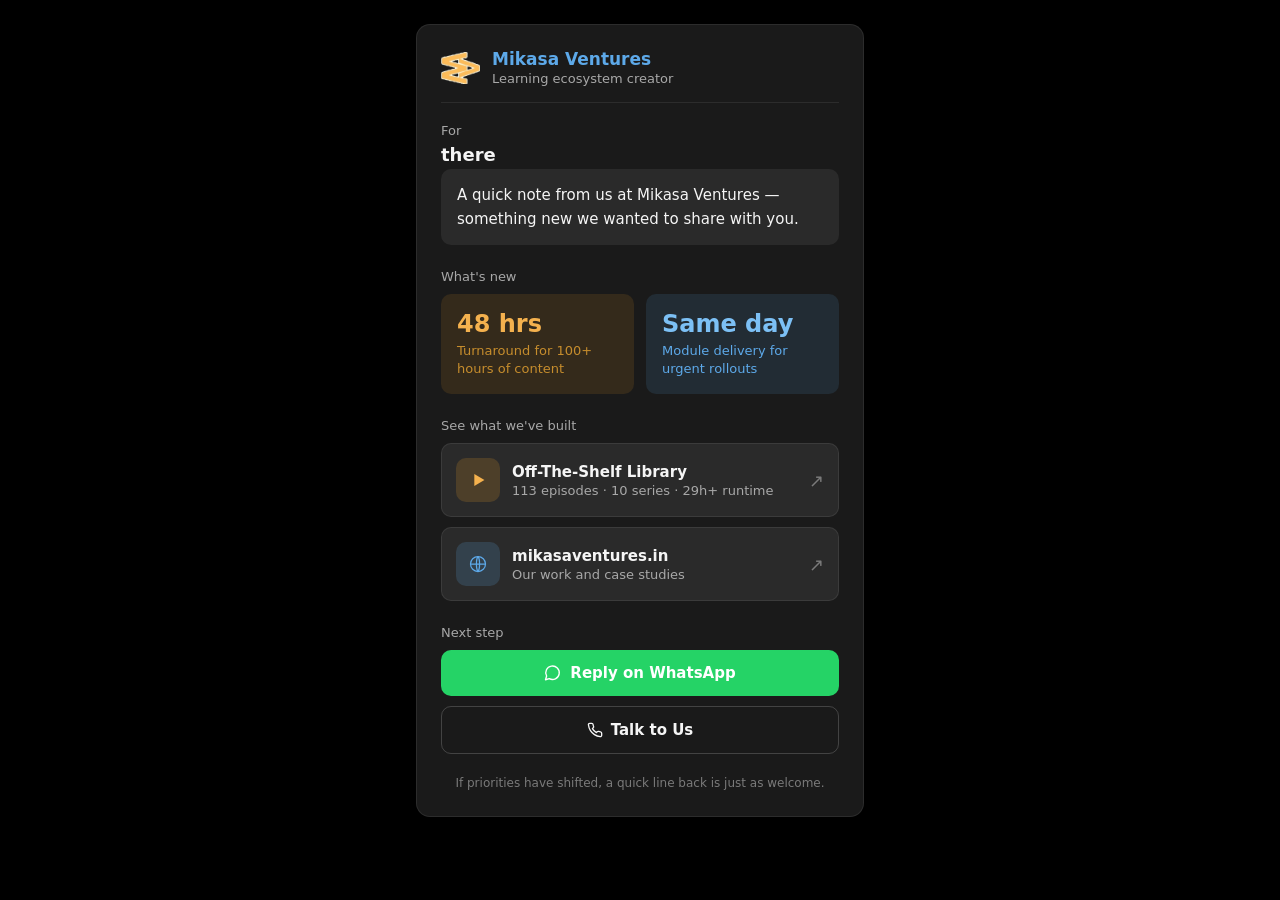
<file: index.html>
<!DOCTYPE html>
<html lang="en">
<head>
<meta charset="UTF-8">
<meta name="viewport" content="width=device-width, initial-scale=1.0">
<title>Mikasa Ventures — A note for you</title>

<!-- SEO -->
<meta name="description" content="A personal note from Mikasa Ventures. Same-day module delivery, 100+ hours of L&D content in 48 hours.">

<!-- Open Graph (used by WhatsApp, Facebook, LinkedIn, etc.) -->
<meta property="og:type" content="website">
<meta property="og:site_name" content="Mikasa Ventures">
<meta property="og:title" content="A note from Mikasa Ventures">
<meta property="og:description" content="Same-day module delivery. 100+ hours of L&D content in 48 hours. Take a look →">
<meta property="og:url" content="https://sales.mikasaventures.in/">
<meta property="og:image" content="https://sales.mikasaventures.in/og-preview.png">
<meta property="og:image:width" content="1200">
<meta property="og:image:height" content="630">
<meta property="og:image:alt" content="Mikasa Ventures — Learning ecosystem creator">

<!-- Twitter Card -->
<meta name="twitter:card" content="summary_large_image">
<meta name="twitter:title" content="A note from Mikasa Ventures">
<meta name="twitter:description" content="Same-day module delivery. 100+ hours of L&D content in 48 hours.">
<meta name="twitter:image" content="https://sales.mikasaventures.in/og-preview.png">

<style>
  :root {
    --bg-panel: #1A1A1A;
    --bg-row: #2A2A2A;
    --text: #F5F5F5;
    --text-muted: #A8A8A8;
    --text-dim: #7A7A7A;
    --brand-blue: #5DA9E9;
    --brand-orange: #EF9F27;
    --wa-green: #25D366;
    --wa-green-hover: #1DA851;
    --amber-bg: rgba(239, 159, 39, 0.12);
    --amber-text: #F4B14E;
    --amber-text-dim: #C68D2D;
    --blue-bg: rgba(93, 169, 233, 0.12);
    --blue-text: #7CC0F5;
    --blue-text-dim: #5DA9E9;
    --border: rgba(255, 255, 255, 0.08);
    --border-strong: rgba(255, 255, 255, 0.18);
    --radius-sm: 6px;
    --radius-md: 10px;
    --radius-lg: 14px;
    --font-sans: -apple-system, BlinkMacSystemFont, "Segoe UI", system-ui, sans-serif;
  }
  * { box-sizing: border-box; }
  html, body {
    margin: 0; padding: 0;
    background: #000;
    font-family: var(--font-sans);
    color: var(--text);
    -webkit-font-smoothing: antialiased;
  }
  .page { max-width: 480px; margin: 0 auto; padding: 1.5rem 1rem 3rem; }
  .card {
    background: var(--bg-panel);
    border-radius: var(--radius-lg);
    border: 1px solid var(--border);
    padding: 1.5rem;
  }
  .header {
    display: flex; align-items: center; gap: 12px;
    margin-bottom: 1.25rem; padding-bottom: 1rem;
    border-bottom: 1px solid var(--border);
  }
  .brand-name { font-weight: 600; font-size: 17px; margin: 0; color: var(--brand-blue); }
  .brand-tag { font-size: 13px; color: var(--text-muted); margin: 2px 0 0; }
  .label { font-size: 13px; color: var(--text-muted); margin: 0 0 6px; }
  .label-section { font-size: 13px; color: var(--text-muted); margin: 0 0 10px; }
  .recipient-name { font-size: 18px; font-weight: 600; margin: 0 0 4px; }
  .recipient-role { font-size: 14px; color: var(--text-muted); margin: 0 0 1.5rem; }
  .intro {
    background: var(--bg-row);
    border-radius: var(--radius-md);
    padding: 14px 16px;
    margin-bottom: 1.5rem;
  }
  .intro p { font-size: 15px; line-height: 1.6; margin: 0; }
  .stats-grid {
    display: grid;
    grid-template-columns: repeat(2, minmax(0, 1fr));
    gap: 12px;
    margin-bottom: 1.5rem;
  }
  .stat { border-radius: var(--radius-md); padding: 16px; }
  .stat-amber { background: var(--amber-bg); }
  .stat-blue { background: var(--blue-bg); }
  .stat-value { font-size: 24px; font-weight: 700; margin: 0 0 4px; }
  .stat-desc { font-size: 13px; margin: 0; line-height: 1.4; }
  .stat-amber .stat-value { color: var(--amber-text); }
  .stat-amber .stat-desc { color: var(--amber-text-dim); }
  .stat-blue .stat-value { color: var(--blue-text); }
  .stat-blue .stat-desc { color: var(--blue-text-dim); }
  .link-row {
    display: flex; align-items: center; gap: 12px;
    background: var(--bg-row);
    border: 1px solid var(--border);
    border-radius: var(--radius-md);
    padding: 14px;
    text-decoration: none;
    color: inherit;
    margin-bottom: 10px;
    transition: border-color 0.15s ease;
  }
  .link-row:hover { border-color: var(--border-strong); }
  .link-icon {
    width: 44px; height: 44px;
    border-radius: var(--radius-md);
    display: flex; align-items: center; justify-content: center;
    flex-shrink: 0;
  }
  .link-icon-amber { background: rgba(239, 159, 39, 0.18); }
  .link-icon-blue { background: rgba(93, 169, 233, 0.18); }
  .link-text { flex: 1; min-width: 0; }
  .link-title { font-size: 15px; font-weight: 600; margin: 0 0 2px; }
  .link-sub {
    font-size: 13px; color: var(--text-muted); margin: 0;
    overflow: hidden; text-overflow: ellipsis; white-space: nowrap;
  }
  .arrow { color: var(--text-dim); font-size: 18px; }
  .spacer { margin-bottom: 1.5rem; }
  .cta-primary {
    display: flex; align-items: center; justify-content: center; gap: 8px;
    background: var(--wa-green); color: #FFF;
    padding: 14px;
    border-radius: var(--radius-md);
    text-decoration: none;
    font-size: 15px; font-weight: 600;
    margin-bottom: 10px;
  }
  .cta-primary:hover { background: var(--wa-green-hover); }
  .cta-secondary {
    display: flex;
    align-items: center;
    justify-content: center;
    gap: 8px;
    background: transparent; color: var(--text);
    text-align: center;
    padding: 14px;
    border-radius: var(--radius-md);
    text-decoration: none;
    font-size: 15px; font-weight: 600;
    border: 1px solid var(--border-strong);
    cursor: pointer;
    font-family: inherit;
    width: 100%;
  }
  .cta-secondary:hover { background: var(--bg-row); }
  .cta-secondary svg { flex-shrink: 0; }
  .talk-panel {
    display: none;
    background: var(--bg-row);
    border: 1px solid var(--border-strong);
    border-radius: var(--radius-md);
    padding: 16px;
    margin-top: 10px;
    text-align: center;
    animation: talk-fade-in 0.2s ease;
  }
  .talk-panel.show { display: block; }
  @keyframes talk-fade-in {
    from { opacity: 0; transform: translateY(-4px); }
    to { opacity: 1; transform: translateY(0); }
  }
  .talk-number {
    font-size: 18px;
    font-weight: 700;
    color: var(--text);
    letter-spacing: 0.02em;
    margin-bottom: 8px;
    font-variant-numeric: tabular-nums;
  }
  .talk-hours {
    font-size: 12.5px;
    color: var(--text-muted);
    line-height: 1.4;
    margin-bottom: 12px;
  }
  .talk-call-btn {
    display: inline-flex;
    align-items: center;
    justify-content: center;
    gap: 8px;
    background: var(--brand-blue);
    color: #FFF;
    text-decoration: none;
    padding: 10px 20px;
    border-radius: var(--radius-md);
    font-size: 14px;
    font-weight: 600;
    transition: opacity 0.15s ease;
  }
  .talk-call-btn:hover { opacity: 0.9; }
  .footer-note {
    font-size: 12px; color: var(--text-dim);
    margin: 1.25rem 0 0;
    text-align: center;
    line-height: 1.5;
  }
</style>
</head>
<body>

<main class="page">
  <div class="card">

    <div class="header">
      <img src="[data-uri]" alt="Mikasa Ventures" width="39" height="32" style="flex-shrink: 0;">
      <div>
        <p class="brand-name">Mikasa Ventures</p>
        <p class="brand-tag">Learning ecosystem creator</p>
      </div>
    </div>

    <p class="label">For</p>
    <p class="recipient-name" id="recipientName">there</p>
    <p class="recipient-role" id="recipientRole" style="display: none;"></p>

    <div class="intro">
      <p id="introText">A quick note from us at Mikasa Ventures — something new we wanted to share with you.</p>
    </div>

    <p class="label-section">What's new</p>

    <div class="stats-grid">
      <div class="stat stat-amber">
        <p class="stat-value">48 hrs</p>
        <p class="stat-desc">Turnaround for 100+ hours of content</p>
      </div>
      <div class="stat stat-blue">
        <p class="stat-value">Same day</p>
        <p class="stat-desc">Module delivery for urgent rollouts</p>
      </div>
    </div>

    <p class="label-section">See what we've built</p>

    <a class="link-row" id="libraryLink" href="https://sales.mikasaventures.in/library.html" target="_blank" rel="noopener">
      <div class="link-icon link-icon-amber">
        <svg width="22" height="22" viewBox="0 0 24 24" fill="none" xmlns="http://www.w3.org/2000/svg">
          <path d="M8 5.5V18.5L19 12L8 5.5Z" fill="#F4B14E"/>
        </svg>
      </div>
      <div class="link-text">
        <p class="link-title">Off-The-Shelf Library</p>
        <p class="link-sub">113 episodes · 10 series · 29h+ runtime</p>
      </div>
      <span class="arrow">↗</span>
    </a>

    <a class="link-row" href="https://www.mikasaventures.in" target="_blank" rel="noopener">
      <div class="link-icon link-icon-blue">
        <svg width="20" height="20" viewBox="0 0 24 24" fill="none" xmlns="http://www.w3.org/2000/svg">
          <circle cx="12" cy="12" r="9" stroke="#5DA9E9" stroke-width="1.5"/>
          <path d="M3 12H21M12 3C14.5 6 14.5 18 12 21M12 3C9.5 6 9.5 18 12 21" stroke="#5DA9E9" stroke-width="1.5"/>
        </svg>
      </div>
      <div class="link-text">
        <p class="link-title">mikasaventures.in</p>
        <p class="link-sub">Our work and case studies</p>
      </div>
      <span class="arrow">↗</span>
    </a>

    <div class="spacer"></div>

    <p class="label-section">Next step</p>

    <a class="cta-primary" id="whatsappCta" href="https://wa.me/919833362723">
      <svg width="18" height="18" viewBox="0 0 24 24" fill="none" xmlns="http://www.w3.org/2000/svg">
        <path d="M2 21L3.5 16A9 9 0 1 1 7 19.5L2 21Z" stroke="white" stroke-width="1.8" stroke-linejoin="round"/>
      </svg>
      Reply on WhatsApp
    </a>

    <button class="cta-secondary" type="button" id="talkBtn" aria-expanded="false" aria-controls="talkPanel">
      <svg width="16" height="16" viewBox="0 0 24 24" fill="none" stroke="currentColor" stroke-width="2" stroke-linecap="round" stroke-linejoin="round">
        <path d="M22 16.92v3a2 2 0 0 1-2.18 2 19.79 19.79 0 0 1-8.63-3.07 19.5 19.5 0 0 1-6-6 19.79 19.79 0 0 1-3.07-8.67A2 2 0 0 1 4.11 2h3a2 2 0 0 1 2 1.72 12.84 12.84 0 0 0 .7 2.81 2 2 0 0 1-.45 2.11L8.09 9.91a16 16 0 0 0 6 6l1.27-1.27a2 2 0 0 1 2.11-.45 12.84 12.84 0 0 0 2.81.7A2 2 0 0 1 22 16.92z"/>
      </svg>
      <span class="talk-btn-label">Talk to Us</span>
    </button>
    <div class="talk-panel" id="talkPanel" role="region" aria-label="Contact details">
      <div class="talk-number">+91 98333 62723</div>
      <div class="talk-hours">Available Monday — Saturday<br>7:00 AM to 11:59 PM IST</div>
      <a class="talk-call-btn" href="tel:+919833362723">
        <svg width="14" height="14" viewBox="0 0 24 24" fill="none" stroke="currentColor" stroke-width="2" stroke-linecap="round" stroke-linejoin="round">
          <path d="M22 16.92v3a2 2 0 0 1-2.18 2 19.79 19.79 0 0 1-8.63-3.07 19.5 19.5 0 0 1-6-6 19.79 19.79 0 0 1-3.07-8.67A2 2 0 0 1 4.11 2h3a2 2 0 0 1 2 1.72 12.84 12.84 0 0 0 .7 2.81 2 2 0 0 1-.45 2.11L8.09 9.91a16 16 0 0 0 6 6l1.27-1.27a2 2 0 0 1 2.11-.45 12.84 12.84 0 0 0 2.81.7A2 2 0 0 1 22 16.92z"/>
        </svg>
        Call now
      </a>
    </div>

    <p class="footer-note">If priorities have shifted, a quick line back is just as welcome.</p>

  </div>
</main>

<script>
const params = new URLSearchParams(window.location.search);

const name = params.get("name");
const role = params.get("role");
const company = params.get("company");
const context = params.get("context");
const sender = params.get("sender");
const senderPhone = (params.get("phone") || "919833362723").replace(/\D/g, "");

if (name) {
  document.getElementById("recipientName").textContent = name;
  document.title = `Mikasa Ventures — A note for ${name}`;
}

const roleParts = [role, company].filter(Boolean);
if (roleParts.length > 0) {
  const sub = document.getElementById("recipientRole");
  sub.textContent = roleParts.join(", ");
  sub.style.display = "block";
}

const intro = document.getElementById("introText");
if (context && name) {
  intro.textContent = `Hi ${name} — ${context}. Something new I wanted to put in front of you.`;
} else if (context) {
  intro.textContent = `Hi — ${context}. Something new I wanted to put in front of you.`;
} else if (name) {
  intro.textContent = `Hi ${name} — a quick note from us at Mikasa Ventures. Something new we wanted to share with you.`;
}

const replyMsg = sender
  ? `Hi ${sender}, got your note. Let's reconnect.`
  : `Hi, got your note. Let's reconnect.`;
document.getElementById("whatsappCta").href =
  `https://wa.me/${senderPhone}?text=${encodeURIComponent(replyMsg)}`;

// Forward prospect details to the library link, with from=card flag
// so the library can show a "Back to message" button
const libraryLink = document.getElementById("libraryLink");
if (libraryLink) {
  const baseHref = libraryLink.getAttribute("href").split("?")[0];
  const fwd = new URLSearchParams();
  if (name) fwd.set("name", name);
  if (role) fwd.set("role", role);
  if (company) fwd.set("company", company);
  if (context) fwd.set("context", context);
  if (sender) fwd.set("sender", sender);
  if (params.get("phone")) fwd.set("phone", params.get("phone"));
  fwd.set("from", "card");
  libraryLink.href = `${baseHref}?${fwd.toString()}`;
  // Also open in same tab so back button works naturally on mobile
  libraryLink.removeAttribute("target");
}

// Talk to Us toggle
const talkBtn = document.getElementById("talkBtn");
const talkPanel = document.getElementById("talkPanel");
if (talkBtn && talkPanel) {
  const talkLabel = talkBtn.querySelector(".talk-btn-label");
  talkBtn.addEventListener("click", () => {
    const isOpen = talkPanel.classList.toggle("show");
    talkBtn.setAttribute("aria-expanded", isOpen ? "true" : "false");
    if (talkLabel) {
      talkLabel.textContent = isOpen ? "Hide contact details" : "Talk to Us";
    }
  });
}
</script>

</body>
</html>
</file>
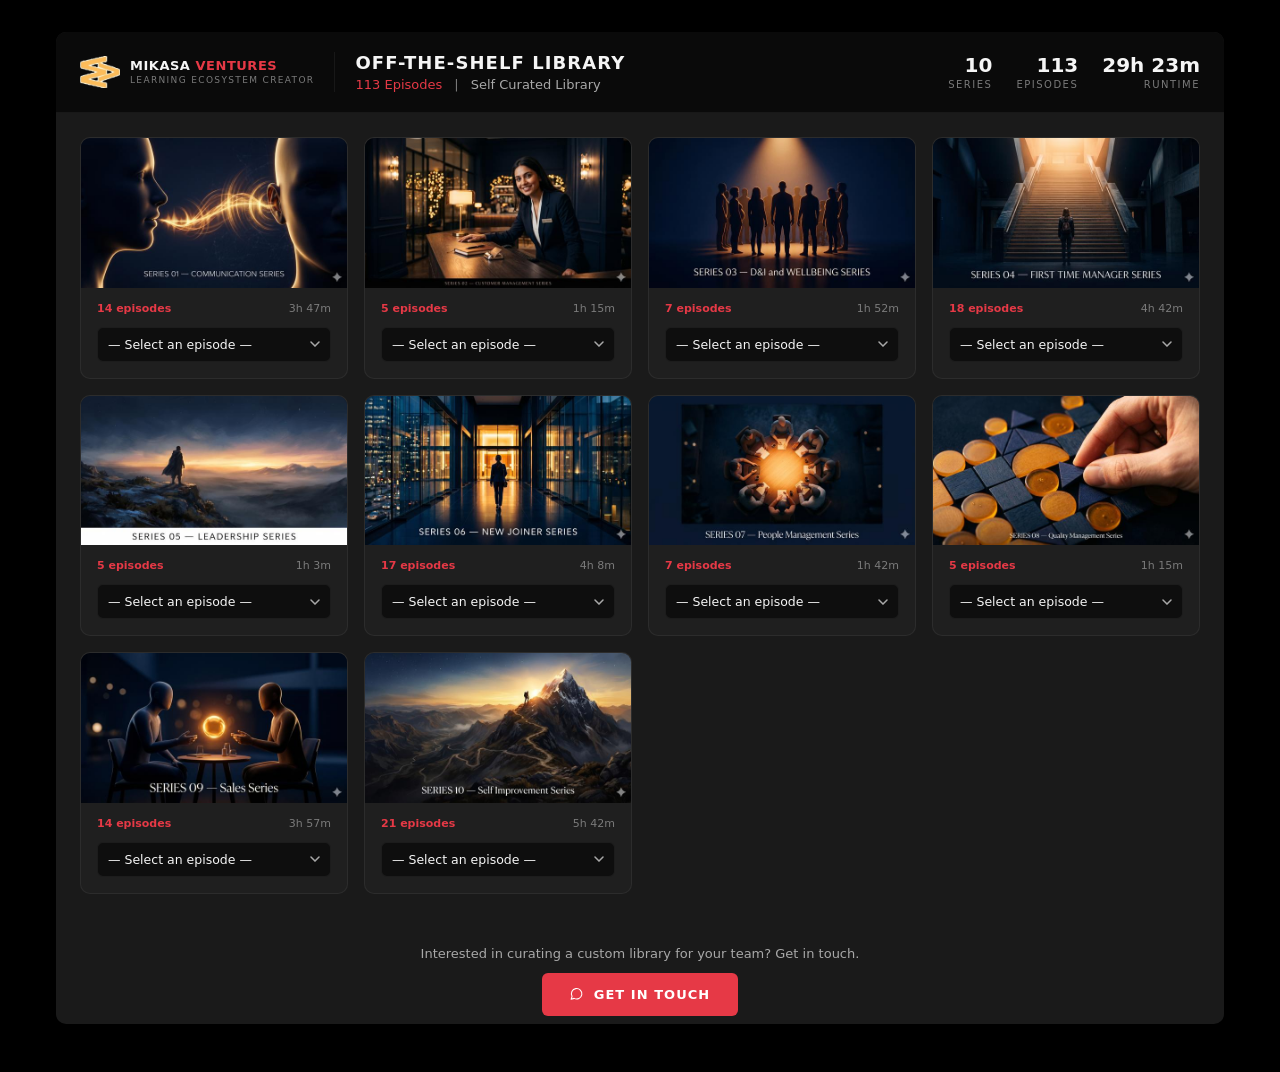
<file: library.html>
<!DOCTYPE html>
<html lang="en">
<head>
<meta charset="UTF-8">
<meta name="viewport" content="width=device-width, initial-scale=1.0">
<title>Mikasa Ventures — Off-The-Shelf Library</title>
<meta name="description" content="113 episodes across 10 series — ready-to-deploy learning content from Mikasa Ventures.">
<meta property="og:title" content="Mikasa Ventures — Off-The-Shelf Library">
<meta property="og:description" content="113 episodes · 10 series · 29h 23m of ready-to-deploy learning content.">
<style>
  :root {
    --bg-panel: #1A1A1A;
    --bg-card: #1F1F1F;
    --bg-card-hover: #232323;
    --bg-input: #0E0E0E;
    --text: #F5F5F5;
    --text-muted: #A8A8A8;
    --text-dim: #7A7A7A;
    --accent: #E63946;
    --accent-hover: #D02836;
    --accent-soft: rgba(230, 57, 70, 0.12);
    --border: rgba(255, 255, 255, 0.06);
    --border-strong: rgba(255, 255, 255, 0.14);
    --radius-sm: 6px;
    --radius-md: 10px;
    --font-sans: -apple-system, BlinkMacSystemFont, "Segoe UI", system-ui, sans-serif;
  }
  * { box-sizing: border-box; }
  html, body {
    margin: 0; padding: 0;
    background: #000;
    font-family: var(--font-sans);
    color: var(--text);
    -webkit-font-smoothing: antialiased;
  }
  .page {
    max-width: 1200px;
    margin: 0 auto;
    padding: 2rem 1rem 3rem;
  }
  .panel {
    background: var(--bg-panel);
    border-radius: var(--radius-md);
    overflow: hidden;
  }

  /* ----- Back-to-card button (shown only when arriving from pitch card) ----- */
  .back-bar {
    display: none;
    align-items: center;
    justify-content: space-between;
    padding: 10px 16px;
    background: rgba(230, 57, 70, 0.06);
    border-bottom: 1px solid rgba(230, 57, 70, 0.2);
    font-size: 12px;
  }
  .back-bar.show { display: flex; }
  .back-link {
    display: inline-flex;
    align-items: center;
    gap: 6px;
    color: var(--text);
    text-decoration: none;
    font-weight: 600;
    font-size: 12.5px;
    padding: 6px 12px;
    border-radius: var(--radius-sm);
    border: 1px solid var(--border-strong);
    transition: background 0.15s ease;
  }
  .back-link:hover { background: rgba(255, 255, 255, 0.04); }
  .back-context {
    color: var(--text-muted);
    font-size: 11.5px;
  }
  .back-context .for-name { color: var(--text); font-weight: 600; }
  .back-close {
    background: rgba(255, 255, 255, 0.06);
    border: 1px solid var(--border);
    color: var(--text);
    width: 30px;
    height: 30px;
    border-radius: 50%;
    cursor: pointer;
    font-family: inherit;
    font-size: 17px;
    line-height: 1;
    display: flex;
    align-items: center;
    justify-content: center;
    text-decoration: none;
    transition: background 0.15s ease;
  }
  .back-close:hover { background: rgba(255, 255, 255, 0.14); }

  /* ----- Header (same as Humanexity-style) ----- */
  .panel-header {
    background: #0A0A0A;
    padding: 1.25rem 1.5rem;
    display: flex;
    align-items: center;
    gap: 1.25rem;
    border-bottom: 1px solid var(--border);
  }
  .brand { display: flex; align-items: center; gap: 10px; }
  .brand-text {
    font-size: 13px; font-weight: 700;
    letter-spacing: 0.04em; line-height: 1.1;
  }
  .brand-text .accent { color: var(--accent); }
  .brand-tag {
    font-size: 9px; letter-spacing: 0.15em;
    color: var(--text-dim); margin-top: 2px;
  }
  .divider-v { width: 1px; height: 40px; background: var(--border); }
  .header-title {
    font-size: 18px; font-weight: 700;
    letter-spacing: 0.06em; text-transform: uppercase;
    margin: 0 0 4px;
  }
  .header-meta {
    display: flex; align-items: center; gap: 12px;
    font-size: 13px;
  }
  .header-meta .count { color: var(--accent); font-weight: 500; }
  .header-meta .sep { color: var(--text-dim); }
  .header-meta .label { color: var(--text-muted); }
  .header-stats {
    margin-left: auto;
    display: flex; gap: 1.5rem; align-items: center;
  }
  .stat { text-align: right; }
  .stat-num { font-size: 20px; font-weight: 700; line-height: 1; }
  .stat-lbl {
    font-size: 10px; letter-spacing: 0.15em;
    color: var(--text-dim); text-transform: uppercase;
    margin-top: 4px;
  }

  /* ----- Grid body ----- */
  .panel-body { padding: 1.5rem; }
  .grid {
    display: grid;
    grid-template-columns: repeat(4, minmax(0, 1fr));
    gap: 1rem;
  }
  @media (max-width: 1100px) { .grid { grid-template-columns: repeat(3, minmax(0, 1fr)); } }
  @media (max-width: 820px)  { .grid { grid-template-columns: repeat(2, minmax(0, 1fr)); } }
  @media (max-width: 520px)  { .grid { grid-template-columns: 1fr; } }

  /* ----- Series box ----- */
  .box {
    background: var(--bg-card);
    border: 1px solid var(--border);
    border-radius: var(--radius-md);
    padding: 0;
    display: flex;
    flex-direction: column;
    gap: 0;
    transition: border-color 0.15s ease;
    overflow: hidden;
  }
  .box:hover { border-color: var(--border-strong); }
  .box-banner {
    width: 100%;
    aspect-ratio: 16 / 9;
    background: #0A0A0A;
    overflow: hidden;
    position: relative;
  }
  .box-banner img {
    width: 100%;
    height: 100%;
    object-fit: cover;
    display: block;
  }
  .box-content {
    padding: 0.875rem 1rem 1rem;
    display: flex;
    flex-direction: column;
    gap: 0.625rem;
  }
  .box-meta-row {
    display: flex;
    align-items: center;
    justify-content: space-between;
    font-size: 11px;
    color: var(--text-muted);
    font-variant-numeric: tabular-nums;
    margin-bottom: 0.125rem;
  }
  .box-meta-row .ep-count { color: var(--accent); font-weight: 600; }
  .box-meta-row .runtime { color: var(--text-dim); }

  /* ----- Dropdown ----- */
  .ep-select {
    width: 100%;
    background: var(--bg-input);
    border: 1px solid var(--border);
    border-radius: var(--radius-sm);
    color: var(--text);
    padding: 9px 10px;
    font-size: 12.5px;
    font-family: inherit;
    cursor: pointer;
    appearance: none;
    -webkit-appearance: none;
    background-image: url("data:image/svg+xml;utf8,<svg xmlns='http://www.w3.org/2000/svg' width='10' height='6' viewBox='0 0 10 6'><path d='M1 1l4 4 4-4' stroke='%23A8A8A8' stroke-width='1.5' fill='none' stroke-linecap='round'/></svg>");
    background-repeat: no-repeat;
    background-position: right 10px center;
    padding-right: 28px;
  }
  .ep-select:focus { outline: none; border-color: var(--accent); }
  .ep-select option { background: var(--bg-input); color: var(--text); }

  /* ----- Summary + trailer trigger ----- */
  .ep-detail {
    background: rgba(255, 255, 255, 0.02);
    border: 1px solid var(--border);
    border-radius: var(--radius-sm);
    padding: 10px;
    display: none;
  }
  .ep-detail.show { display: block; }
  .ep-summary {
    font-size: 12px;
    line-height: 1.5;
    color: var(--text-muted);
    margin: 0 0 10px;
  }
  .ep-actions { display: flex; align-items: center; gap: 8px; }
  .play-btn {
    background: var(--accent-soft);
    color: var(--accent);
    border: 1px solid var(--accent);
    border-radius: var(--radius-sm);
    padding: 7px 12px;
    font-size: 11.5px;
    font-weight: 600;
    letter-spacing: 0.04em;
    cursor: pointer;
    display: inline-flex;
    align-items: center;
    gap: 6px;
    font-family: inherit;
    transition: all 0.15s ease;
  }
  .play-btn:hover {
    background: var(--accent);
    color: #FFF;
  }
  .ep-duration {
    margin-left: auto;
    font-size: 11px;
    color: var(--text-dim);
    font-variant-numeric: tabular-nums;
  }

  /* ----- Inline trailer player (mobile only — desktop uses modal) ----- */
  .trailer-frame {
    display: none;
    margin-top: 10px;
  }
  .trailer-frame.open { display: block; }
  .trailer-inner {
    position: relative;
    width: 100%;
    aspect-ratio: 16 / 9;
    background: #000;
    border-radius: var(--radius-sm);
    overflow: hidden;
    border: 1px solid var(--border);
  }
  .trailer-inner iframe { width: 100%; height: 100%; border: 0; }
  .trailer-bar {
    display: flex;
    justify-content: space-between;
    align-items: center;
    margin-top: 6px;
    font-size: 10px;
    letter-spacing: 0.1em;
    text-transform: uppercase;
    color: var(--text-dim);
  }
  .trailer-close {
    background: none;
    border: 1px solid var(--border);
    color: var(--text-muted);
    font-size: 10px;
    padding: 3px 8px;
    border-radius: 4px;
    cursor: pointer;
    font-family: inherit;
    letter-spacing: 0.08em;
  }
  .trailer-close:hover { color: var(--text); border-color: var(--text-muted); }

  /* ----- Modal overlay (desktop) ----- */
  .modal-backdrop {
    position: fixed;
    inset: 0;
    background: rgba(0, 0, 0, 0.85);
    backdrop-filter: blur(6px);
    -webkit-backdrop-filter: blur(6px);
    display: none;
    align-items: center;
    justify-content: center;
    z-index: 9999;
    padding: 2rem;
    animation: fade-in 0.2s ease;
  }
  .modal-backdrop.open { display: flex; }
  @keyframes fade-in {
    from { opacity: 0; }
    to { opacity: 1; }
  }
  .modal-shell {
    width: min(960px, 100%);
    max-height: 90vh;
    background: var(--bg-panel);
    border-radius: var(--radius-md);
    overflow: hidden;
    border: 1px solid var(--border-strong);
    display: flex;
    flex-direction: column;
    animation: slide-up 0.25s ease;
  }
  @keyframes slide-up {
    from { transform: translateY(20px); opacity: 0; }
    to { transform: translateY(0); opacity: 1; }
  }
  .modal-header {
    display: flex;
    align-items: center;
    justify-content: space-between;
    padding: 14px 18px;
    border-bottom: 1px solid var(--border);
    background: #0A0A0A;
  }
  .modal-title-wrap { min-width: 0; flex: 1; }
  .modal-eyebrow {
    font-size: 10px;
    letter-spacing: 0.15em;
    color: var(--accent);
    text-transform: uppercase;
    font-weight: 600;
    margin-bottom: 3px;
  }
  .modal-title {
    font-size: 15px;
    font-weight: 600;
    color: var(--text);
    line-height: 1.3;
    overflow: hidden;
    text-overflow: ellipsis;
    white-space: nowrap;
  }
  .modal-close {
    background: rgba(255, 255, 255, 0.08);
    border: 1px solid var(--border);
    color: var(--text);
    width: 32px;
    height: 32px;
    border-radius: 50%;
    cursor: pointer;
    font-family: inherit;
    font-size: 18px;
    line-height: 1;
    display: flex;
    align-items: center;
    justify-content: center;
    flex-shrink: 0;
    margin-left: 12px;
    transition: background 0.15s ease;
  }
  .modal-close:hover { background: rgba(255, 255, 255, 0.16); }
  .modal-video-wrap {
    position: relative;
    width: 100%;
    aspect-ratio: 16 / 9;
    background: #000;
  }
  .modal-video-wrap iframe {
    width: 100%;
    height: 100%;
    border: 0;
  }
  .modal-summary {
    padding: 14px 18px;
    font-size: 13px;
    color: var(--text-muted);
    line-height: 1.5;
    border-top: 1px solid var(--border);
  }

  /* On mobile, fall back to inline expansion — hide the modal even if triggered */
  @media (max-width: 720px) {
    .modal-backdrop.open { display: none; }
  }

  /* ----- Footer CTA ----- */
  .cta-block {
    text-align: center;
    padding: 1.75rem 1rem 0.5rem;
  }
  .cta-caption {
    font-size: 13px;
    color: var(--text-muted);
    margin: 0 0 12px;
  }
  .cta-btn {
    display: inline-flex;
    align-items: center;
    gap: 10px;
    background: var(--accent);
    color: #FFF;
    text-decoration: none;
    font-size: 13px;
    font-weight: 700;
    letter-spacing: 0.08em;
    text-transform: uppercase;
    padding: 14px 28px;
    border-radius: var(--radius-sm);
    transition: background 0.15s ease;
  }
  .cta-btn:hover { background: var(--accent-hover); }

  @media (max-width: 720px) {
    .panel-header { flex-wrap: wrap; padding: 1rem; gap: 0.75rem; }
    .divider-v { display: none; }
    .header-stats {
      width: 100%;
      margin-left: 0;
      justify-content: space-between;
      padding-top: 0.75rem;
      border-top: 1px solid var(--border);
    }
    .stat { text-align: left; }
    .header-title { font-size: 15px; }
    .panel-body { padding: 1rem; }
  }
</style>
</head>
<body>

<main class="page">
  <div class="back-bar" id="backBar">
    <a class="back-link" id="backLink" href="#">
      <svg width="14" height="14" viewBox="0 0 24 24" fill="none" stroke="currentColor" stroke-width="2" stroke-linecap="round" stroke-linejoin="round">
        <path d="M19 12H5M12 19l-7-7 7-7"/>
      </svg>
      Back to message
    </a>
    <div class="back-context" id="backContext"></div>
    <a class="back-close" id="backClose" href="#" aria-label="Close library">×</a>
  </div>
  <div class="panel">

    <div class="panel-header">
      <div class="brand">
        <img src="[data-uri]" alt="Mikasa Ventures" width="40" height="32" style="flex-shrink: 0;">
        <div>
          <div class="brand-text">MIKASA <span class="accent">VENTURES</span></div>
          <div class="brand-tag">LEARNING ECOSYSTEM CREATOR</div>
        </div>
      </div>
      <div class="divider-v"></div>
      <div>
        <h1 class="header-title">Off-The-Shelf Library</h1>
        <div class="header-meta">
          <span class="count">113 Episodes</span>
          <span class="sep">|</span>
          <span class="label">Self Curated Library</span>
        </div>
      </div>
      <div class="header-stats">
        <div class="stat"><div class="stat-num">10</div><div class="stat-lbl">Series</div></div>
        <div class="stat"><div class="stat-num">113</div><div class="stat-lbl">Episodes</div></div>
        <div class="stat"><div class="stat-num">29h 23m</div><div class="stat-lbl">Runtime</div></div>
      </div>
    </div>

    <div class="panel-body">
      <div class="grid" id="grid"></div>
    </div>

    <div class="cta-block">
      <p class="cta-caption">Interested in curating a custom library for your team? Get in touch.</p>
      <a class="cta-btn" href="https://wa.me/919833362723?text=Hi%20Mikasa%20Ventures%2C%20I%27d%20like%20to%20learn%20more%20about%20your%20Off-The-Shelf%20Library.">
        <svg width="14" height="14" viewBox="0 0 24 24" fill="none" xmlns="http://www.w3.org/2000/svg">
          <path d="M2 21L3.5 16A9 9 0 1 1 7 19.5L2 21Z" stroke="white" stroke-width="1.8" stroke-linejoin="round"/>
        </svg>
        Get in Touch
      </a>
    </div>

  </div>
</main>

<!-- Shared modal for desktop trailer playback -->
<div class="modal-backdrop" id="modalBackdrop" role="dialog" aria-modal="true" aria-hidden="true">
  <div class="modal-shell" role="document">
    <div class="modal-header">
      <div class="modal-title-wrap">
        <div class="modal-eyebrow" id="modalEyebrow">Series</div>
        <div class="modal-title" id="modalTitle">Trailer</div>
      </div>
      <button class="modal-close" type="button" id="modalClose" aria-label="Close trailer">×</button>
    </div>
    <div class="modal-video-wrap" id="modalVideoWrap"></div>
    <div class="modal-summary" id="modalSummary"></div>
  </div>
</div>

<script>
const seriesImages = [
  "[data-uri]",
  "[data-uri]",
  "[data-uri]",
  "[data-uri]",
  "[data-uri]",
  "[data-uri]",
  "[data-uri]",
  "[data-uri]",
  "[data-uri]",
  "[data-uri]",
];

// =============================================================
// EPISODE SUMMARIES — edit any of these freely.
// Each value is the 1-line description shown when an episode
// is selected from the dropdown. Keep them ~10-20 words.
// =============================================================
const summaries = {
  // Communication Series
  "Basic Communication Skills": "Foundation skills for clear, confident workplace communication across written and spoken contexts.",
  "Building Empathy": "Practical techniques to understand others' perspectives and build stronger workplace relationships.",
  "Business Correspondence": "Crafting professional emails, memos, and letters that get read and acted on.",
  "Communicating For Success": "Communication strategies that drive influence, alignment, and career outcomes.",
  "Communication Skill — Improving Grammar": "Sharpen written grammar to project credibility in business writing.",
  "Effective Communication Skills": "Core principles for delivering messages with clarity, confidence, and impact.",
  "Effective Listening Skills": "Active listening techniques that improve understanding and reduce miscommunication.",
  "Effective Presentation Design": "Designing slides that support — not distract from — your spoken message.",
  "Email Etiquette": "Professional email norms covering tone, structure, and appropriate response times.",
  "English Communication Skills For Professionals": "Refining business English for confident participation in global workplaces.",
  "Positive Body Language": "Reading and using non-verbal cues to project confidence and openness.",
  "Presentation Skills": "Delivering memorable presentations through structure, voice, and audience engagement.",
  "Probing Skills": "Asking the right questions to uncover real needs and surface root causes.",
  "Speaking with Confidence": "Building presence and overcoming hesitation in high-stakes speaking situations.",

  // Customer Management Series
  "Achieving Customer Service Excellence": "Service standards and behaviours that turn customers into advocates.",
  "Customer Centricity": "Putting customer needs at the heart of every decision and interaction.",
  "Customer Engagement": "Creating meaningful interactions that build long-term customer loyalty.",
  "Customer Handling Skills": "Managing difficult conversations and resolving issues with composure and care.",
  "Customer Service Skills": "Core service competencies for front-line and support roles.",

  // D&I and Wellbeing Series
  "Cross Cultural Communication Skills": "Navigating cultural differences for effective communication in global teams.",
  "Developing Self Awareness": "Understanding your own behaviours, triggers, and impact on those around you.",
  "Diversity and Inclusion at Work": "Building inclusive teams where every voice is heard and valued.",
  "Inclusive Language at Workplace": "Words and phrases that signal respect and belonging across all identities.",
  "Invisible Disability at the Workplace": "Recognising and supporting colleagues with non-visible disabilities.",
  "Mindfulness": "Practical mindfulness techniques for focus, calm, and resilience at work.",
  "Overcoming Your Unconscious Bias": "Identifying hidden biases and building habits that lead to fairer decisions.",

  // First Time Manager Series
  "Being a Change-maker": "Leading change initiatives with clarity, empathy, and momentum.",
  "Conflict Management": "Navigating workplace tensions to reach productive resolutions.",
  "Dynamic Decision Making": "Making sound decisions under pressure with limited information.",
  "Effective Conflict Resolution Techniques": "Frameworks and scripts for resolving disagreements constructively.",
  "First Time Manager": "The mindset shifts and skills first-time managers need to lead well.",
  "Managing Conflict Of Interest At Workplace": "Recognising and handling conflicts of interest with transparency.",
  "Meeting Management": "Running meetings that respect time and produce clear outcomes.",
  "Planning And Organizing": "Structuring your work and your team's for predictable delivery.",
  "Preparing For End Of Year Performance Conversation": "Preparing for performance reviews so they're useful, not stressful.",
  "Project Management": "Foundational project management skills for delivering on time and within scope.",
  "Risk Management: Mitigating Workplace Risk": "Identifying and mitigating common operational and people risks at work.",
  "Teamwork": "What strong teams do differently — collaboration, trust, and shared accountability.",
  "Unleash Your Motivation": "Tapping into intrinsic motivation to sustain high performance.",
  "Interviewing Skills": "Conducting interviews that surface real capability and culture fit.",
  "Generative AI: Transforming HR": "How generative AI is reshaping HR workflows and what to do about it.",
  "Competency Based Interviewing Skills": "Structured interview techniques that evaluate competencies, not just chemistry.",
  "Lead Forward: Inclusive Leadership Quest": "Practical inclusive leadership behaviours for everyday management.",
  "Focus: Risk and Integrity": "Embedding ethical decision-making and risk awareness into daily work.",

  // Leadership Series
  "Compassionate Leadership": "Leading with empathy without sacrificing standards or accountability.",
  "Data Analysis and Interpretation": "Turning data into decisions through clear analysis and interpretation.",
  "Data Analytics for Business": "Using data analytics to drive smarter business choices.",
  "Leadership Styles To Enhance Productivity": "Adapting your leadership style to bring out the best in different teams.",
  "Strategic Planning": "Building plans that align day-to-day work with long-term goals.",

  // New Joiner Series
  "Aspire to Inspire": "Showing up as someone others want to follow and learn from.",
  "Campus to Corporate": "Bridging the gap between college habits and professional expectations.",
  "Change Management": "Adapting to and helping others through workplace change.",
  "Cyber Security": "Security basics every employee needs to protect themselves and the company.",
  "Finance for Non-Finance": "Decoding finance fundamentals so you can speak the language of business.",
  "Goal Setting": "Setting goals that are specific, motivating, and actually achievable.",
  "How To Be An Ethical Leader": "Leading with integrity through everyday choices, big and small.",
  "Interpersonal Skills": "The relational skills that make collaboration easier and more effective.",
  "Learning To Say No": "Saying no professionally without damaging relationships or reputation.",
  "Mastering The Art Of Receiving Feedback": "Turning feedback — even tough feedback — into fuel for growth.",
  "Meeting Etiquette": "The unwritten rules that make meetings work for everyone.",
  "Setting Expectations At Workplace": "Clear expectation-setting to prevent misunderstanding and rework.",
  "Sharpening the Saw": "Continuous self-improvement habits that compound over a career.",
  "Workplace Etiquette": "Professional conduct norms for in-office and hybrid environments.",
  "Workplace Health and Safety": "Practical safety awareness for a healthier, safer workplace.",
  "Respect at Workplace": "Building a culture where every colleague feels respected and safe.",
  "POSH": "Prevention of Sexual Harassment — your rights, responsibilities, and what to do.",

  // People Management Series
  "Decision Making Techniques": "Frameworks that lead to better decisions, faster.",
  "Effective Performance Feedback": "Giving feedback that improves performance without damaging relationships.",
  "Solving Problems As A Team": "Collaborative problem-solving methods for complex team challenges.",
  "Leadership Attributes": "The core attributes that distinguish effective leaders.",
  "Managing Team Dynamics": "Reading and shaping the dynamics that drive team performance.",
  "Performance Management": "End-to-end performance management — goals, reviews, and development.",
  "Team Building: Fostering Collaboration & Success": "Building teams where collaboration drives sustained success.",

  // Quality Management Series
  "Business Process Improvement": "Identifying and removing inefficiencies that slow your business down.",
  "Continuous Improvement through the PDSA Cycle": "Plan-Do-Study-Act — the simple cycle behind sustained improvement.",
  "Design Thinking for Innovation": "A human-centred approach to solving problems and creating new value.",
  "Lean Management": "Lean principles for cutting waste and increasing value flow.",
  "Quality Management": "Building quality into processes, not just inspecting it at the end.",

  // Sales Series
  "Building Customer Loyalty": "Earning repeat business through trust, value, and consistent experience.",
  "Effective Persuasion": "Ethical persuasion techniques that move buyers to a yes.",
  "Effective Sales Presentation": "Sales presentations that lead with the customer's problem, not your product.",
  "Essential Techniques for Negotiating a Sale": "Negotiation moves that protect margin while keeping the relationship.",
  "Mastering The Art Of Successful Negotiation": "Advanced negotiation skills for high-stakes deals.",
  "Negotiation Skills": "Foundational negotiation skills every professional should have.",
  "Objection Handling Skills For Sales Associate": "Turning common objections into opportunities to deepen the conversation.",
  "Overcoming Procrastination": "Beating procrastination so you spend more time on revenue-driving activities.",
  "Storytelling In Sales": "Using story structure to make your pitch memorable and persuasive.",
  "Transitioning from Salesperson to Sales Manager": "Shifting from individual contributor to leading a sales team.",
  "Stakeholder Mapping & Engagement": "Mapping decision makers and influencers to navigate complex deals.",
  "Relationship Building in B2B Sales": "Long-term relationship strategies that drive enterprise sales success.",
  "Business Presentation": "Delivering business presentations that earn buy-in from senior audiences.",
  "Consultative Selling Techniques": "Selling by diagnosing needs, not pitching features.",

  // Self Improvement Series
  "Action Planning": "Translating goals into concrete actions and accountability.",
  "Assertiveness: Key to Effective Communication": "Asserting your view confidently without crossing into aggression.",
  "Being Proactive": "Taking initiative and ownership instead of waiting to be told.",
  "Building Resilience": "Bouncing back from setbacks and pressure with strength.",
  "Circle of Influence": "Focusing energy on what you can influence rather than what you can't.",
  "Critical Thinking Skills": "Analysing arguments, spotting flaws, and reasoning to better conclusions.",
  "Cultivating A Positive Attitude": "Habits that build and sustain a positive outlook at work.",
  "Dealing With High Pressure Situation At Work": "Staying composed and effective when the stakes are high.",
  "Effective Networking": "Building a professional network that creates real value over time.",
  "Finding Balance: Art of Work Life Harmony": "Sustainable rhythms for blending work and life without burning out.",
  "Growth Mindset": "Adopting beliefs and behaviours that drive continuous learning.",
  "How To Set SMART KRAs For Yourself At Work": "Setting Key Result Areas that are specific, measurable, and motivating.",
  "Increasing Your Emotional Intelligence": "Building EQ to lead yourself and others more effectively.",
  "Johari Window": "Using the Johari Window model to deepen self-awareness through feedback.",
  "Logical Thinking": "Structured logical reasoning for clearer thinking and better arguments.",
  "Mastering Remote Working": "Habits and tools that make remote work productive and sustainable.",
  "Meeting 101: Unleashing Productivity & Collaboration": "Foundational meeting skills for productive team collaboration.",
  "Stress Management": "Practical strategies for managing workplace stress before it manages you.",
  "Time Management": "Prioritising what matters and protecting your most productive hours.",
  "Why and How to Stop Multi-Tasking": "Why multi-tasking hurts you, and how to focus on one thing at a time.",
  "Cultural Sensitivity for Expats": "Cultural fluency for professionals working across borders."
};

// =============================================================
// TRAILER MAP — Google Drive file IDs per episode (do not edit)
// =============================================================
const trailerMap = {
  "Basic Communication Skills": "1PC9FJEkJHJGIKKSsf4eM86SkXeYY7K0c",
  "Building Empathy": "1PEcgbUeFkxZ365Vf52nPQ0nZrkSmefYZ",
  "Business Correspondence": "1PKb9DFz2L2GuSDvag_S88tHvW5NCthEg",
  "Communicating For Success": "1PM9PSRGGU_MyDpEWmfyjjDFXCEcgHHi8",
  "Communication Skill — Improving Grammar": "1PMLZpj-Djpn9bcPzIIOqquMTFpyH8xmm",
  "Effective Communication Skills": "1TnNH9NzUpuGrk7L2JXknkhOzZ7QtuFN7",
  "Effective Listening Skills": "1T17uzgYfJVIfrIp7aT_khWbHzHb_2Jch",
  "Effective Presentation Design": "1Xv7To-FBiEXod7_irMYy2sHxY3JRW2j1",
  "Email Etiquette": "1PXINEKPnS-B-SrzkW3Qek5Ki2QUZwakh",
  "English Communication Skills For Professionals": "1Peo0WQ02pNo12I4AZi9x6MTuNMe-e7FY",
  "Positive Body Language": "1Q3F-qq8m2U0LZ-LmOxKVVG7eTqhHcDYT",
  "Presentation Skills": "1T1zhldalACUf_3lTELxlu2PHwtmWgZev",
  "Probing Skills": "1T81jmXBOLq4AWKBNKRHT47whiMKXuoN7",
  "Speaking with Confidence": "1TMQfSRbwj2bh-brczQ6dImrtYp5Yip5q",
  "Achieving Customer Service Excellence": "1PB1IxY8GtWLF1wVLnq9OgWvEon6nmvcc",
  "Customer Centricity": "1TXbSu5lCyFvTI3qEfMh87JYjAKn4dQ8t",
  "Customer Engagement": "1Ta56_IedxFPwTa_AslntljJQQyWq9NG9",
  "Customer Handling Skills": "1Tgv16qtn4_UTlxfhZHB281LfrnHD9RN1",
  "Customer Service Skills": "1Tg0Sp1eQ8E2s4lpI4eU4u63y5oPvwfvE",
  "Cross Cultural Communication Skills": "1TalsmsZv_7KytkjP-a6LhXQHGSRXhDX4",
  "Developing Self Awareness": "1Tku5t8GIK0SW8RIsXAjgmg2-0ct8OIFi",
  "Diversity and Inclusion at Work": "1TjnR9eSzAfZT6TgWjo_8vHkLu67asbWP",
  "Inclusive Language at Workplace": "1PoSeG6htXf17ciiP0E-TBTbvxUEvN3DZ",
  "Invisible Disability at the Workplace": "1PgaP0jgco90i19ZGcFqLRZUhzD9M55QD",
  "Mindfulness": "1Pxv_HG17fHo5aQdwHwUVWhx2q-lyp6vo",
  "Overcoming Your Unconscious Bias": "1Q16hefLk99IOlSJc-bRlTjkl1G_W4DSc",
  "Being a Change-maker": "1PDitEDEe9O8_xwjAksWX-j5XHddRCNym",
  "Conflict Management": "1POK5qGaAYHQFLKqrXt5lElQ3XP7zGzFn",
  "Dynamic Decision Making": "1TnaiDYYfnJPkI2tYrHig81JbZ3gnf7Fd",
  "Effective Conflict Resolution Techniques": "1T1zThkGcwzj-PtOYqPnuhYpGjxJkxbSC",
  "First Time Manager": "1PbD9E0mgoJ7ivtXeJIvpn-4FPyajBusz",
  "Managing Conflict Of Interest At Workplace": "1PvTxzVaTKD9bpsEJFvK4fM6ZT_xjKS3O",
  "Meeting Management": "1Py4dbFn5ysDHQnctwe_Q7KqSLfiEDX_B",
  "Planning And Organizing": "1Q1SYiUSblvycgY-UIhAbPLPwdH5VGb-F",
  "Preparing For End Of Year Performance Conversation": "1Xo2ildLn1sEH_V0ak-LB0XPG1CmFeyTc",
  "Project Management": "1TDXGW_EZKrU7IkVcLMXg4cAfEwPqvh6h",
  "Risk Management: Mitigating Workplace Risk": "1T7bEhCQWhXjh78zlzmKpTySIFZp8Kq1Q",
  "Teamwork": "1TS2kZUURKMOTxnwSSG_OxxuklzVkyNLo",
  "Unleash Your Motivation": "1TSNlFetJjIfZ7mykwiKzYz63iRD0Nfut",
  "Interviewing Skills": "1G69YuBci7Lf8dnFIeNNctaM1jbpdZCS9",
  "Generative AI: Transforming HR": "1H6ajpKHf_5xZDEY_ieQDAUAYjpEy7lku",
  "Competency Based Interviewing Skills": "1yawQFwNWRzobpv4xZqm4LnM6Yxx9eddx",
  "Lead Forward: Inclusive Leadership Quest": "1ex9B3MAqo3s0WZIXNVDsETDQCTyqD_Gm",
  "Focus: Risk and Integrity": "1KWUZZAz8jDiStBwTIXrxrpeisPw5jpAr",
  "Compassionate Leadership": "1PO-mtucbuSUjNV5iSEdL0pp05glHP_Db",
  "Data Analysis and Interpretation": "1TeUK9l1U0aJoPxG1BEMoeuJRSESdQGV0",
  "Data Analytics for Business": "1XsGThzo5uInYIJtzUrqQ3aya03wr8kdI",
  "Leadership Styles To Enhance Productivity": "1PtTD6QSe0rU86FHutWkoZxWv0AVFk5qG",
  "Strategic Planning": "1TPWzebTNJ3VUoNMzj-GouMAfNkfGoyOZ",
  "Aspire to Inspire": "1PBu7vuD2FGJvmmxR2FBT3tZL4nU3WjF9",
  "Campus to Corporate": "1PKy8pCatEDNqZVjfe2OQ3C3NPyAloBiQ",
  "Change Management": "1PKyv34_lxNGuguWwyNQDWE75qrVxqDke",
  "Cyber Security": "1Thu3mSw8AbPUwne8UTL7Rbl_NBo8o8lg",
  "Finance for Non-Finance": "1PeU7YkDx29hyd0PY_GSMXs0BizL8rYNm",
  "Goal Setting": "1Pjzs8OWiIEE1PpBn-8sLTFjhE8lA_PdD",
  "How To Be An Ethical Leader": "1Po4Iv3YrpODQuuR-C6w8sQQS83h-9RQj",
  "Interpersonal Skills": "1PrC3uYkr4qBWrO_iQMHl1ZmqHK7NuhQ_",
  "Learning To Say No": "1Pt3tqdkTdTEz24FPQTsO56eJxx19DmoJ",
  "Mastering The Art Of Receiving Feedback": "1Pv9kysWRPYqS9AI785s0JZ50k9LPqAmF",
  "Meeting Etiquette": "1PyyIDYrESiYEUps5nzHrOV89h3oA1gAM",
  "Setting Expectations At Workplace": "1TH-H-MpbP4pfhojr0mFc74vmBgA_WjXD",
  "Sharpening the Saw": "1TG2XsDBz8Q824S4kss2UrIcIfhr-RQAG",
  "Workplace Etiquette": "1TTyCwDMyIctY_KGwzlyTsWD-sohuXb1R",
  "Workplace Health and Safety": "1TZeyunbZOT1ICQ9tVMmg326r2Qhmnnyw",
  "Respect at Workplace": "1Zy2guYkXjWFkuqjoyykW7tGF7G-WYues",
  "POSH": "1ZxqVarxqIEZBPt3gW7EFMxtMYrFrrW2q",
  "Decision Making Techniques": "1ThCLQPzi3798wkJvQRKVXBDRzQBkW-zc",
  "Effective Performance Feedback": "1Pa2SeIzsmB35c2VOTIPrL6Q101G6KKMb",
  "Solving Problems As A Team": "1TMeyKD8ZEfSp_rkyAD77L4e191qc3QsW",
  "Leadership Attributes": "1PqnRDNMYkevIwUdGPqHWFIJFBZPwmTHC",
  "Managing Team Dynamics": "1Prl5YJbHU7V1Pok9rW4nhnNvWrfufGH-",
  "Performance Management": "1Q31WDoYEoyc4Gh1cf4DUP6Lu40C9mpUw",
  "Team Building: Fostering Collaboration & Success": "1TNUjDVwq-EnzPZ0W8cJsRcqrr0Jm6VWb",
  "Business Process Improvement": "1PKomE0Gs_hkifKMqK_SetiqpMUBJZlNk",
  "Continuous Improvement through the PDSA Cycle": "1PQLUFRCsEX1c86G6TJItTMsUbLgWUbQl",
  "Design Thinking for Innovation": "1TlkLBxMll0JAZHscMDwWGlWMMGaLjHUK",
  "Lean Management": "1PqS8lBpTvvGqCMeQHwYN9fgbKnvrmmkI",
  "Quality Management": "1TCiGE5twWs0ejICXNaUbqT1DErZbIWmP",
  "Building Customer Loyalty": "1PEJbYvsu0zTX1D5SZbHPox4w7pMTeWoN",
  "Effective Persuasion": "1P_DJzaponEpMrjGEcFFRvqGVcUmBjz79",
  "Effective Sales Presentation": "1P_9IiQpaBdXhzxt9L6ivcV9bqNqYeuUg",
  "Essential Techniques for Negotiating a Sale": "1PXF-SqeodZkuil8x5Lvdj4kEYekI7QOs",
  "Mastering The Art Of Successful Negotiation": "1PtTLCiDX6k_nG-i1Y-LYGdHvCPkEzbk7",
  "Negotiation Skills": "1Q0AapSs40J_ufk6n5wNYOG-aiCQd2Sxa",
  "Objection Handling Skills For Sales Associate": "1Q-lcjgFDIU8CFG35fya9XR8-N8ZGj0T4",
  "Overcoming Procrastination": "1PzBZcm8J_triRjuFkPMTPra8cyH1sZpl",
  "Storytelling In Sales": "1TL2qKsyGgFX6EhSrZVxyW08cikBhWcTk",
  "Transitioning from Salesperson to Sales Manager": "1TTUY7vCRBhdUUdn3YH5fc8uRIRq6C8Cg",
  "Stakeholder Mapping & Engagement": "1cD8gw2U6aMhj3Rc_ixLH3fnYyxsx6FXR",
  "Relationship Building in B2B Sales": "1eltlKEZEG2sbvk-EHqU-iBoJwqJxvAJJ",
  "Business Presentation": "12YnjieDfgtKCM-I0Kkr3fte6izcKJ-5m",
  "Consultative Selling Techniques": "1b5dOpBk0RjoyP5YGryxxO27bJ7XZH11G",
  "Action Planning": "1PAuaFWnA6wBUtjQEaiagMa6ody6x4j0y",
  "Assertiveness: Key to Effective Communication": "1PBxV6KN8sSYgzvYcR7FPArBMNz7L4AYY",
  "Being Proactive": "1PDuVNZCHQ-Q7110F7yj8k8mGJ2Hk1mWz",
  "Building Resilience": "1PGGuZVZTp1y_oLEPAhf9dtT9_S6qe0ur",
  "Circle of Influence": "1PL6JD9C0CkPharY4NxPxvRsHeURf0_cQ",
  "Critical Thinking Skills": "1PRJvMhTfgV4WIUzeuAFS4wEXBM8rPOM3",
  "Cultivating A Positive Attitude": "1TdM3r-poY5LdIWIe0CdEDegtK7nw23CN",
  "Dealing With High Pressure Situation At Work": "1TQjWhegVtN2Kh5bbr4POqMuX52Com0yK",
  "Effective Networking": "1T5FqJKkzVGAlLJPjw0rfmEd7v8arRzy1",
  "Finding Balance: Art of Work Life Harmony": "1Pe9YWsGLG-CO35jt2o_oTW-UOoZ4RAqM",
  "Growth Mindset": "1Phq29YtfYG0xCr_qflg-ul95T9QvIrfI",
  "How To Set SMART KRAs For Yourself At Work": "1PnlYLKvirAYUI1m7Udf4t7Gr0ajp9kSA",
  "Increasing Your Emotional Intelligence": "1PoAiPzWSLpBBF0OpLfPn4ltGChHmNpKd",
  "Johari Window": "1PlGsi3TPyhElI-MaLk61wwN6E5QLiVlk",
  "Logical Thinking": "1Pq0yX9SS8yZryS39geFnhJa93tjv1XuV",
  "Mastering Remote Working": "1PvKl7eSnPL6sBenM4wsNTtCDzTgUNfax",
  "Meeting 101: Unleashing Productivity & Collaboration": "1Pz09rxTnkR_n_qdDgHDUjWt9aQH2anEC",
  "Stress Management": "1TOa_Fe_uPDnSnemqHwZ2fC9qE7G9lG-M",
  "Time Management": "1TS2aXQ3pZKc7GndNJ9iacwfkpqm8WXMe",
  "Why and How to Stop Multi-Tasking": "1TXXN1elk1f9tABRZELaSKyv0YkC0-Xoi",
  "Cultural Sensitivity for Expats": "1Bx8BV8GCHkzvFD6dUHoElB4WP05BRF5_"
};

// =============================================================
// SERIES DATA — episode lists (do not edit)
// =============================================================
const data = [
  { title: "Communication Series", count: 14, runtime: "3h 47m", eyebrow: "SERIES 01", episodes: [["Basic Communication Skills","12 min"],["Building Empathy","30 min"],["Business Correspondence","15 min"],["Communicating For Success","12 min"],["Communication Skill — Improving Grammar","20 min"],["Effective Communication Skills","12 min"],["Effective Listening Skills","20 min"],["Effective Presentation Design","12 min"],["Email Etiquette","15 min"],["English Communication Skills For Professionals","12 min"],["Positive Body Language","20 min"],["Presentation Skills","12 min"],["Probing Skills","20 min"],["Speaking with Confidence","15 min"]] },
  { title: "Customer Management Series", count: 5, runtime: "1h 15m", eyebrow: "SERIES 02", episodes: [["Achieving Customer Service Excellence","15 min"],["Customer Centricity","15 min"],["Customer Engagement","15 min"],["Customer Handling Skills","15 min"],["Customer Service Skills","15 min"]] },
  { title: "D&I and Wellbeing Series", count: 7, runtime: "1h 52m", eyebrow: "SERIES 03", episodes: [["Cross Cultural Communication Skills","15 min"],["Developing Self Awareness","15 min"],["Diversity and Inclusion at Work","20 min"],["Inclusive Language at Workplace","15 min"],["Invisible Disability at the Workplace","15 min"],["Mindfulness","12 min"],["Overcoming Your Unconscious Bias","20 min"]] },
  { title: "First Time Manager Series", count: 18, runtime: "4h 42m", eyebrow: "SERIES 04", episodes: [["Being a Change-maker","15 min"],["Conflict Management","12 min"],["Dynamic Decision Making","12 min"],["Effective Conflict Resolution Techniques","15 min"],["First Time Manager","15 min"],["Managing Conflict Of Interest At Workplace","20 min"],["Meeting Management","12 min"],["Planning And Organizing","12 min"],["Preparing For End Of Year Performance Conversation","20 min"],["Project Management","15 min"],["Risk Management: Mitigating Workplace Risk","30 min"],["Teamwork","12 min"],["Unleash Your Motivation","20 min"],["Interviewing Skills","12 min"],["Generative AI: Transforming HR","15 min"],["Competency Based Interviewing Skills","15 min"],["Lead Forward: Inclusive Leadership Quest","15 min"],["Focus: Risk and Integrity","15 min"]] },
  { title: "Leadership Series", count: 5, runtime: "1h 3m", eyebrow: "SERIES 05", episodes: [["Compassionate Leadership","12 min"],["Data Analysis and Interpretation","12 min"],["Data Analytics for Business","12 min"],["Leadership Styles To Enhance Productivity","12 min"],["Strategic Planning","15 min"]] },
  { title: "New Joiner Series", count: 17, runtime: "4h 8m", eyebrow: "SERIES 06", episodes: [["Aspire to Inspire","15 min"],["Campus to Corporate","12 min"],["Change Management","12 min"],["Cyber Security","15 min"],["Finance for Non-Finance","20 min"],["Goal Setting","15 min"],["How To Be An Ethical Leader","15 min"],["Interpersonal Skills","12 min"],["Learning To Say No","15 min"],["Mastering The Art Of Receiving Feedback","15 min"],["Meeting Etiquette","15 min"],["Setting Expectations At Workplace","15 min"],["Sharpening the Saw","12 min"],["Workplace Etiquette","15 min"],["Workplace Health and Safety","15 min"],["Respect at Workplace","15 min"],["POSH","15 min"]] },
  { title: "People Management Series", count: 7, runtime: "1h 42m", eyebrow: "SERIES 07", episodes: [["Decision Making Techniques","15 min"],["Effective Performance Feedback","15 min"],["Solving Problems As A Team","15 min"],["Leadership Attributes","12 min"],["Managing Team Dynamics","15 min"],["Performance Management","15 min"],["Team Building: Fostering Collaboration & Success","15 min"]] },
  { title: "Quality Management Series", count: 5, runtime: "1h 15m", eyebrow: "SERIES 08", episodes: [["Business Process Improvement","15 min"],["Continuous Improvement through the PDSA Cycle","15 min"],["Design Thinking for Innovation","15 min"],["Lean Management","15 min"],["Quality Management","15 min"]] },
  { title: "Sales Series", count: 14, runtime: "3h 57m", eyebrow: "SERIES 09", episodes: [["Building Customer Loyalty","12 min"],["Effective Persuasion","15 min"],["Effective Sales Presentation","15 min"],["Essential Techniques for Negotiating a Sale","15 min"],["Mastering The Art Of Successful Negotiation","15 min"],["Negotiation Skills","20 min"],["Objection Handling Skills For Sales Associate","15 min"],["Overcoming Procrastination","20 min"],["Storytelling In Sales","30 min"],["Transitioning from Salesperson to Sales Manager","20 min"],["Stakeholder Mapping & Engagement","15 min"],["Relationship Building in B2B Sales","15 min"],["Business Presentation","15 min"],["Consultative Selling Techniques","15 min"]] },
  { title: "Self Improvement Series", count: 21, runtime: "5h 42m", eyebrow: "SERIES 10", episodes: [["Action Planning","15 min"],["Assertiveness: Key to Effective Communication","15 min"],["Being Proactive","15 min"],["Building Resilience","15 min"],["Circle of Influence","15 min"],["Critical Thinking Skills","30 min"],["Cultivating A Positive Attitude","15 min"],["Dealing With High Pressure Situation At Work","15 min"],["Effective Networking","25 min"],["Finding Balance: Art of Work Life Harmony","15 min"],["Growth Mindset","20 min"],["How To Set SMART KRAs For Yourself At Work","15 min"],["Increasing Your Emotional Intelligence","15 min"],["Johari Window","15 min"],["Logical Thinking","15 min"],["Mastering Remote Working","15 min"],["Meeting 101: Unleashing Productivity & Collaboration","12 min"],["Stress Management","15 min"],["Time Management","15 min"],["Why and How to Stop Multi-Tasking","15 min"],["Cultural Sensitivity for Expats","15 min"]] }
];

// =============================================================
// RENDER
// =============================================================
const grid = document.getElementById("grid");

// Modal references (used on desktop)
const modalBackdrop = document.getElementById("modalBackdrop");
const modalEyebrow = document.getElementById("modalEyebrow");
const modalTitle = document.getElementById("modalTitle");
const modalVideoWrap = document.getElementById("modalVideoWrap");
const modalSummary = document.getElementById("modalSummary");
const modalCloseBtn = document.getElementById("modalClose");

const MOBILE_BREAKPOINT = 720;
const isMobile = () => window.innerWidth <= MOBILE_BREAKPOINT;

function openModal({ seriesName, title, fileId, summary }) {
  modalEyebrow.textContent = seriesName;
  modalTitle.textContent = title;
  modalSummary.textContent = summary || "";

  const iframe = document.createElement("iframe");
  iframe.src = `https://drive.google.com/file/d/${fileId}/preview`;
  iframe.setAttribute("allow", "autoplay; encrypted-media");
  iframe.setAttribute("allowfullscreen", "");
  iframe.title = `${title} trailer`;

  modalVideoWrap.innerHTML = "";
  modalVideoWrap.appendChild(iframe);

  modalBackdrop.classList.add("open");
  modalBackdrop.setAttribute("aria-hidden", "false");
  document.body.style.overflow = "hidden";
}

function closeModal() {
  modalBackdrop.classList.remove("open");
  modalBackdrop.setAttribute("aria-hidden", "true");
  modalVideoWrap.innerHTML = "";
  document.body.style.overflow = "";
}

modalCloseBtn.addEventListener("click", closeModal);
modalBackdrop.addEventListener("click", (e) => {
  if (e.target === modalBackdrop) closeModal();
});
document.addEventListener("keydown", (e) => {
  if (e.key === "Escape" && modalBackdrop.classList.contains("open")) closeModal();
});

// Diagnostic counter — count how many episodes have a working trailer mapped
let trailerHitCount = 0;
let trailerMissCount = 0;
const missingTrailers = [];

data.forEach((s, seriesIdx) => {
  const num = String(seriesIdx + 1).padStart(2, "0");
  const box = document.createElement("div");
  box.className = "box";

  // Build the static box scaffold (no episode data inside innerHTML)
  box.innerHTML = `
    <div class="box-banner">
      <img alt="" loading="lazy">
    </div>
    <div class="box-content">
      <div class="box-meta-row">
        <span class="ep-count"></span>
        <span class="runtime"></span>
      </div>
      <select class="ep-select">
        <option value="">— Select an episode —</option>
      </select>
      <div class="ep-detail">
        <p class="ep-summary"></p>
        <div class="ep-actions">
          <button class="play-btn" type="button">
            <svg width="9" height="9" viewBox="0 0 8 8" fill="currentColor"><path d="M1 0L7 4L1 8Z"/></svg>
            Play trailer
          </button>
          <span class="ep-duration"></span>
        </div>
        <div class="trailer-frame">
          <div class="trailer-inner"></div>
          <div class="trailer-bar">
            <span>Trailer preview</span>
            <button class="trailer-close" type="button">Close</button>
          </div>
        </div>
      </div>
    </div>
  `;

  // Set banner image and meta text
  const bannerImg = box.querySelector(".box-banner img");
  if (seriesImages && seriesImages[seriesIdx]) {
    bannerImg.src = seriesImages[seriesIdx];
    bannerImg.alt = s.title;
  }
  box.querySelector(".ep-count").textContent = `${s.count} episodes`;
  box.querySelector(".runtime").textContent = s.runtime;

  const select = box.querySelector(".ep-select");
  const detail = box.querySelector(".ep-detail");
  const summary = box.querySelector(".ep-summary");
  const playBtn = box.querySelector(".play-btn");
  const durationLbl = box.querySelector(".ep-duration");
  const trailerFrame = box.querySelector(".trailer-frame");
  const trailerInner = box.querySelector(".trailer-inner");
  const trailerClose = box.querySelector(".trailer-close");

  // Build options via DOM API — the value is the episode INDEX, not the title.
  // This avoids all HTML-entity round-trip bugs with & " ' : etc.
  s.episodes.forEach(([title, dur], epIdx) => {
    const opt = document.createElement("option");
    opt.value = String(epIdx);
    opt.textContent = title;
    select.appendChild(opt);

    if (trailerMap[title]) {
      trailerHitCount++;
    } else {
      trailerMissCount++;
      missingTrailers.push(title);
    }
  });

  select.addEventListener("change", () => {
    trailerFrame.classList.remove("open");
    trailerInner.innerHTML = "";

    const idx = select.value;
    if (idx === "") {
      detail.classList.remove("show");
      return;
    }
    const [title, dur] = s.episodes[parseInt(idx, 10)];
    summary.textContent = summaries[title] || "Module summary coming soon.";
    durationLbl.textContent = dur;
    const fileId = trailerMap[title];
    playBtn.style.display = fileId ? "inline-flex" : "none";
    detail.classList.add("show");
    playBtn.dataset.fileId = fileId || "";
    playBtn.dataset.title = title;
  });

  playBtn.addEventListener("click", () => {
    const fileId = playBtn.dataset.fileId;
    const title = playBtn.dataset.title;
    if (!fileId) {
      console.warn(`No trailer fileId found for: ${title}`);
      return;
    }

    if (isMobile()) {
      // Mobile: inline expansion within the box
      const iframe = document.createElement("iframe");
      iframe.src = `https://drive.google.com/file/d/${fileId}/preview`;
      iframe.setAttribute("allow", "autoplay; encrypted-media");
      iframe.setAttribute("allowfullscreen", "");
      iframe.title = `${title} trailer`;
      trailerInner.innerHTML = "";
      trailerInner.appendChild(iframe);
      trailerFrame.classList.add("open");
    } else {
      // Desktop: open in shared modal
      openModal({
        seriesName: s.title,
        title: title,
        fileId: fileId,
        summary: summaries[title] || ""
      });
    }
  });

  trailerClose.addEventListener("click", () => {
    trailerFrame.classList.remove("open");
    trailerInner.innerHTML = "";
  });

  grid.appendChild(box);
});

// Print diagnostic summary to browser console
console.log(`[Mikasa Library] Trailers mapped: ${trailerHitCount} / ${trailerHitCount + trailerMissCount}`);
if (missingTrailers.length > 0) {
  console.warn("[Mikasa Library] Episodes WITHOUT a trailer mapped:", missingTrailers);
}
console.log("[Mikasa Library] Note: if a trailer iframe shows a Google login wall, set the Drive file's sharing to 'Anyone with the link'.");
console.log("[Mikasa Library] Note: trailers will NOT play if you're opening this file via file:// — use a real http(s) host.");

// ---- Back-to-card navigation ----
// If the visitor arrived from a personalized pitch card (with ?from=card and
// other params), show a back bar that returns them to that card.
(function setupBackBar() {
  const params = new URLSearchParams(window.location.search);
  if (params.get("from") !== "card") return;

  const backBar = document.getElementById("backBar");
  const backLink = document.getElementById("backLink");
  const backClose = document.getElementById("backClose");
  const backContext = document.getElementById("backContext");
  if (!backBar || !backLink) return;

  // Build the URL back to the pitch card, preserving all relevant params
  // The pitch card lives at the same origin, at "/" (where index.html is)
  const cardParams = new URLSearchParams();
  ["name", "role", "company", "context", "sender", "phone"].forEach(k => {
    if (params.has(k)) cardParams.set(k, params.get(k));
  });
  // Build absolute URL to root (where the pitch card lives)
  const origin = window.location.origin;
  const cardUrl = `${origin}/${cardParams.toString() ? "?" + cardParams.toString() : ""}`;

  backLink.href = cardUrl;
  backClose.href = cardUrl;

  // Show recipient context
  const name = params.get("name");
  if (name) {
    backContext.innerHTML = `Browsing for <span class="for-name">${name}</span>`;
  }

  backBar.classList.add("show");

  // Browser-native back also works since this is a real navigation
  // and we set target="" (same tab) on the pitch card link
})();
</script>

</body>
</html>
</file>
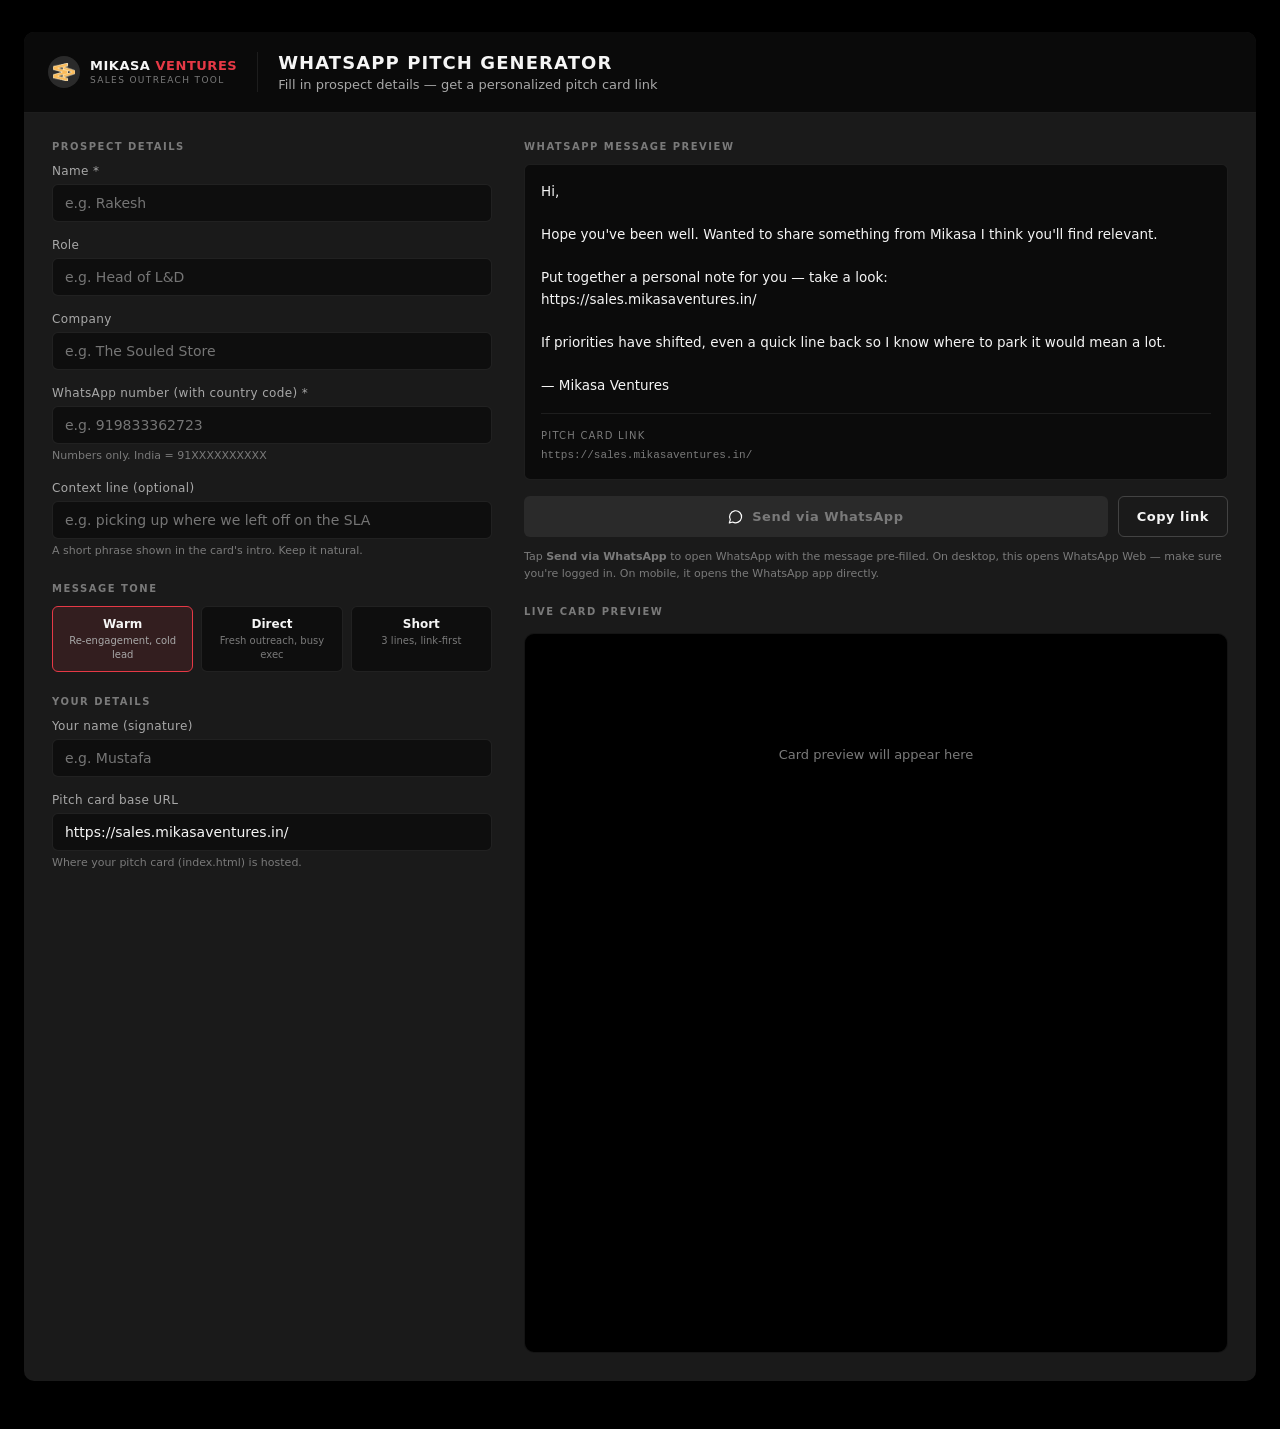
<file: whatsapp.html>
<!DOCTYPE html>
<html lang="en">
<head>
<meta charset="UTF-8">
<meta name="viewport" content="width=device-width, initial-scale=1.0">
<title>Mikasa Ventures — WhatsApp Pitch Generator</title>
<style>
  :root {
    --bg-panel: #1A1A1A;
    --bg-row: #222;
    --bg-input: #0E0E0E;
    --text: #F5F5F5;
    --text-muted: #A8A8A8;
    --text-dim: #7A7A7A;
    --accent: #E63946;
    --wa-green: #25D366;
    --wa-green-hover: #1DA851;
    --border: rgba(255, 255, 255, 0.08);
    --border-strong: rgba(255, 255, 255, 0.18);
    --radius-sm: 6px;
    --radius-md: 10px;
    --font-sans: -apple-system, BlinkMacSystemFont, "Segoe UI", system-ui, sans-serif;
  }
  * { box-sizing: border-box; }
  html, body {
    margin: 0; padding: 0;
    background: #000;
    font-family: var(--font-sans);
    color: var(--text);
    -webkit-font-smoothing: antialiased;
  }
  .page { max-width: 1280px; margin: 0 auto; padding: 2rem 1.5rem 3rem; }
  .panel {
    background: var(--bg-panel);
    border-radius: var(--radius-md);
    overflow: hidden;
  }
  .panel-header {
    background: #0A0A0A;
    padding: 1.25rem 1.5rem;
    display: flex; align-items: center; gap: 1.25rem;
    border-bottom: 1px solid var(--border);
  }
  .brand { display: flex; align-items: center; gap: 10px; }
  .brand-logo {
    width: 32px; height: 32px;
    border-radius: 50%;
    background: #2A2A2A;
    display: flex; align-items: center; justify-content: center;
  }
  .brand-text { font-size: 13px; font-weight: 700; letter-spacing: 0.04em; line-height: 1.1; }
  .brand-text .accent { color: var(--accent); }
  .brand-tag { font-size: 9px; letter-spacing: 0.15em; color: var(--text-dim); margin-top: 2px; }
  .divider-v { width: 1px; height: 40px; background: var(--border); }
  .header-title {
    font-size: 18px; font-weight: 700;
    letter-spacing: 0.06em; text-transform: uppercase;
    margin: 0 0 4px;
  }
  .header-sub { font-size: 13px; color: var(--text-muted); }

  .grid {
    display: grid;
    grid-template-columns: minmax(360px, 440px) 1fr;
    gap: 2rem;
    padding: 1.75rem;
  }
  @media (max-width: 880px) { .grid { grid-template-columns: 1fr; } }

  .section-label {
    font-size: 10px;
    letter-spacing: 0.15em;
    text-transform: uppercase;
    color: var(--text-dim);
    margin: 0 0 0.75rem;
    font-weight: 600;
  }

  .field { margin-bottom: 1rem; }
  .field label {
    display: block;
    font-size: 12px;
    color: var(--text-muted);
    margin-bottom: 6px;
    letter-spacing: 0.03em;
  }
  .field input {
    width: 100%;
    background: var(--bg-input);
    border: 1px solid var(--border);
    border-radius: var(--radius-sm);
    color: var(--text);
    padding: 10px 12px;
    font-size: 14px;
    font-family: inherit;
    transition: border-color 0.15s ease;
  }
  .field input:focus { outline: none; border-color: var(--accent); }

  .tone-group {
    display: grid;
    grid-template-columns: repeat(3, 1fr);
    gap: 8px;
    margin-bottom: 1rem;
  }
  .tone-opt {
    background: var(--bg-input);
    border: 1px solid var(--border);
    border-radius: var(--radius-sm);
    padding: 10px 8px;
    text-align: center;
    cursor: pointer;
    transition: all 0.15s ease;
    font-size: 12px;
  }
  .tone-opt:hover { border-color: var(--border-strong); }
  .tone-opt.active {
    background: rgba(230, 57, 70, 0.12);
    border-color: var(--accent);
    color: var(--text);
  }
  .tone-opt .name { font-weight: 600; display: block; margin-bottom: 2px; }
  .tone-opt .desc { font-size: 10px; color: var(--text-dim); line-height: 1.3; }
  .tone-opt.active .desc { color: var(--text-muted); }

  .preview-container {
    background: #0B0B0B;
    border: 1px solid var(--border);
    border-radius: var(--radius-sm);
    padding: 1rem;
  }
  .preview-message {
    font-size: 13.5px;
    line-height: 1.6;
    white-space: pre-wrap;
    color: var(--text);
    font-family: var(--font-sans);
    word-wrap: break-word;
    margin-bottom: 1rem;
    padding-bottom: 1rem;
    border-bottom: 1px solid var(--border);
  }
  .preview-link {
    display: block;
    font-size: 11px;
    color: var(--text-dim);
    word-break: break-all;
    line-height: 1.5;
    font-family: ui-monospace, SFMono-Regular, monospace;
  }
  .preview-link-label {
    font-size: 10px;
    letter-spacing: 0.12em;
    text-transform: uppercase;
    color: var(--text-dim);
    margin-bottom: 6px;
  }

  .actions { display: flex; gap: 10px; margin-top: 1rem; flex-wrap: wrap; }
  .btn {
    display: inline-flex; align-items: center; justify-content: center;
    gap: 8px;
    padding: 12px 18px;
    border-radius: var(--radius-sm);
    font-size: 13px; font-weight: 600;
    letter-spacing: 0.04em;
    text-decoration: none; cursor: pointer;
    border: none;
    font-family: inherit;
    transition: background 0.15s ease;
  }
  .btn-primary { background: var(--wa-green); color: #FFF; flex: 1; min-width: 180px; }
  .btn-primary:hover { background: var(--wa-green-hover); }
  .btn-primary.disabled {
    background: #2A2A2A; color: var(--text-dim);
    cursor: not-allowed;
  }
  .btn-secondary {
    background: transparent;
    color: var(--text);
    border: 1px solid var(--border-strong);
  }
  .btn-secondary:hover { background: rgba(255, 255, 255, 0.04); }

  .toast {
    position: fixed;
    bottom: 2rem;
    left: 50%;
    transform: translateX(-50%) translateY(20px);
    background: var(--wa-green);
    color: #FFF;
    padding: 10px 20px;
    border-radius: var(--radius-sm);
    font-size: 13px; font-weight: 600;
    opacity: 0;
    pointer-events: none;
    transition: all 0.25s ease;
  }
  .toast.show { opacity: 1; transform: translateX(-50%) translateY(0); }

  .hint {
    font-size: 11px;
    color: var(--text-dim);
    margin-top: 4px;
    line-height: 1.5;
  }

  .preview-frame {
    margin-top: 1rem;
    border: 1px solid var(--border);
    border-radius: var(--radius-md);
    overflow: hidden;
    background: #000;
    height: 720px;
    max-height: 80vh;
  }
  .preview-frame iframe { width: 100%; height: 100%; border: 0; display: block; }
  .preview-frame-empty {
    display: flex;
    align-items: center;
    justify-content: center;
    height: 240px;
    color: var(--text-dim);
    font-size: 13px;
  }
</style>
</head>
<body>

<main class="page">
  <div class="panel">

    <div class="panel-header">
      <div class="brand">
        <div class="brand-logo">
          <img src="[data-uri]" alt="Mikasa Ventures" width="22" height="18" style="flex-shrink: 0;">
        </div>
        <div>
          <div class="brand-text">MIKASA <span class="accent">VENTURES</span></div>
          <div class="brand-tag">SALES OUTREACH TOOL</div>
        </div>
      </div>
      <div class="divider-v"></div>
      <div>
        <h1 class="header-title">WhatsApp Pitch Generator</h1>
        <div class="header-sub">Fill in prospect details — get a personalized pitch card link</div>
      </div>
    </div>

    <div class="grid">

      <div>
        <p class="section-label">Prospect details</p>

        <div class="field">
          <label>Name *</label>
          <input type="text" id="name" placeholder="e.g. Rakesh" autocomplete="off">
        </div>

        <div class="field">
          <label>Role</label>
          <input type="text" id="role" placeholder="e.g. Head of L&D" autocomplete="off">
        </div>

        <div class="field">
          <label>Company</label>
          <input type="text" id="company" placeholder="e.g. The Souled Store" autocomplete="off">
        </div>

        <div class="field">
          <label>WhatsApp number (with country code) *</label>
          <input type="tel" id="phone" placeholder="e.g. 919833362723" autocomplete="off">
          <div class="hint">Numbers only. India = 91XXXXXXXXXX</div>
        </div>

        <div class="field">
          <label>Context line (optional)</label>
          <input type="text" id="context" placeholder="e.g. picking up where we left off on the SLA" autocomplete="off">
          <div class="hint">A short phrase shown in the card's intro. Keep it natural.</div>
        </div>

        <p class="section-label" style="margin-top: 1.5rem;">Message tone</p>
        <div class="tone-group" id="tones">
          <div class="tone-opt active" data-tone="warm">
            <span class="name">Warm</span>
            <span class="desc">Re-engagement, cold lead</span>
          </div>
          <div class="tone-opt" data-tone="direct">
            <span class="name">Direct</span>
            <span class="desc">Fresh outreach, busy exec</span>
          </div>
          <div class="tone-opt" data-tone="short">
            <span class="name">Short</span>
            <span class="desc">3 lines, link-first</span>
          </div>
        </div>

        <p class="section-label" style="margin-top: 1.5rem;">Your details</p>

        <div class="field">
          <label>Your name (signature)</label>
          <input type="text" id="sender" placeholder="e.g. Mustafa" autocomplete="off">
        </div>

        <div class="field">
          <label>Pitch card base URL</label>
          <input type="url" id="baseUrl" value="https://sales.mikasaventures.in/" autocomplete="off">
          <div class="hint">Where your pitch card (index.html) is hosted.</div>
        </div>
      </div>

      <div>
        <p class="section-label">WhatsApp message preview</p>
        <div class="preview-container">
          <div class="preview-message" id="previewMsg">Fill in the prospect's name to get started…</div>
          <div class="preview-link-label">Pitch card link</div>
          <code class="preview-link" id="previewLink">—</code>
        </div>

        <div class="actions">
          <button class="btn btn-primary disabled" id="sendBtn" type="button">
            <svg width="16" height="16" viewBox="0 0 24 24" fill="none" xmlns="http://www.w3.org/2000/svg">
              <path d="M2 21L3.5 16A9 9 0 1 1 7 19.5L2 21Z" stroke="white" stroke-width="1.8" stroke-linejoin="round"/>
            </svg>
            Send via WhatsApp
          </button>
          <button class="btn btn-secondary" id="copyBtn" type="button">Copy link</button>
        </div>

        <div class="hint" style="margin-top: 12px;">
          Tap <strong>Send via WhatsApp</strong> to open WhatsApp with the message pre-filled. On desktop, this opens WhatsApp Web — make sure you're logged in. On mobile, it opens the WhatsApp app directly.
        </div>

        <p class="section-label" style="margin-top: 1.5rem;">Live card preview</p>
        <div class="preview-frame" id="previewFrame">
          <div class="preview-frame-empty">Card preview will appear here</div>
        </div>
      </div>

    </div>
  </div>
</main>

<div class="toast" id="toast">Copied to clipboard</div>

<script>
const $ = (id) => document.getElementById(id);
const inputs = ["name", "role", "company", "phone", "context", "sender", "baseUrl"];
let tone = "warm";

// Tone selector
document.querySelectorAll(".tone-opt").forEach(opt => {
  opt.addEventListener("click", () => {
    document.querySelectorAll(".tone-opt").forEach(o => o.classList.remove("active"));
    opt.classList.add("active");
    tone = opt.dataset.tone;
    render();
  });
});

function getValues() {
  const v = {};
  inputs.forEach(id => v[id] = $(id).value.trim());
  return v;
}

function buildPitchUrl(v) {
  const base = (v.baseUrl || "").replace(/\/+$/, "") + "/";
  const params = new URLSearchParams();
  if (v.name) params.set("name", v.name);
  if (v.role) params.set("role", v.role);
  if (v.company) params.set("company", v.company);
  if (v.context) params.set("context", v.context);
  if (v.sender) params.set("sender", v.sender);
  if (v.phone) params.set("phone", v.phone.replace(/\D/g, ""));
  return base + (params.toString() ? "?" + params.toString() : "");
}

// ---- Tone-specific message builders ----
function buildWarm(v, pitchUrl) {
  const greeting = v.name ? `Hi ${v.name},` : "Hi,";
  let msg = `${greeting}\n\n`;
  if (v.context) {
    msg += `Hope you've been well. ${v.context.charAt(0).toUpperCase() + v.context.slice(1)} — wanted to circle back with something worth a quick look.\n\n`;
  } else {
    msg += `Hope you've been well. Wanted to share something from Mikasa I think you'll find relevant.\n\n`;
  }
  msg += `Put together a personal note for you — take a look:\n${pitchUrl}\n\n`;
  msg += `If priorities have shifted, even a quick line back so I know where to park it would mean a lot.\n\n`;
  msg += v.sender ? `— ${v.sender}\nMikasa Ventures` : `— Mikasa Ventures`;
  return msg;
}

function buildDirect(v, pitchUrl) {
  const greeting = v.name ? `Hi ${v.name},` : "Hi,";
  let msg = `${greeting}\n\n`;
  msg += `Reaching out from Mikasa Ventures — we produce ready-to-deploy L&D content at scale.\n\n`;
  msg += `Two capabilities worth knowing:\n`;
  msg += `• Same-day module delivery\n`;
  msg += `• 100+ hours of content in 48 hours\n\n`;
  msg += `Quick note written for you with the details:\n${pitchUrl}\n\n`;
  const target = v.company ? ` at ${v.company}` : "";
  msg += `If L&D content is on your roadmap${target}, worth a 15-min call?\n\n`;
  msg += v.sender ? `— ${v.sender}, Mikasa Ventures` : `— Mikasa Ventures`;
  return msg;
}

function buildShort(v, pitchUrl) {
  const greeting = v.name ? `Hey ${v.name} 👋` : "Hey 👋";
  let msg = `${greeting}\n\n`;
  msg += `Quick note for you from Mikasa Ventures:\n${pitchUrl}\n\n`;
  msg += `Worth a chat?\n\n`;
  msg += v.sender ? `— ${v.sender}, Mikasa Ventures` : `— Mikasa Ventures`;
  return msg;
}

const builders = { warm: buildWarm, direct: buildDirect, short: buildShort };

function buildMessage(v, pitchUrl) {
  return builders[tone](v, pitchUrl);
}

function cleanPhone(raw) {
  return (raw || "").replace(/\D/g, "");
}

function render() {
  const v = getValues();
  const pitchUrl = buildPitchUrl(v);
  const msg = buildMessage(v, pitchUrl);

  $("previewMsg").textContent = msg;
  $("previewLink").textContent = pitchUrl;

  const phone = cleanPhone(v.phone);
  const sendBtn = $("sendBtn");
  if (phone && v.name) {
    const url = `https://wa.me/${phone}?text=${encodeURIComponent(msg)}`;
    sendBtn.dataset.waUrl = url;
    sendBtn.classList.remove("disabled");
    sendBtn.removeAttribute("title");
  } else {
    delete sendBtn.dataset.waUrl;
    sendBtn.classList.add("disabled");
    const missing = [];
    if (!v.name) missing.push("name");
    if (!phone) missing.push("phone number");
    sendBtn.title = "Fill in " + missing.join(" and ") + " to enable";
  }

  // Live preview iframe
  const frame = $("previewFrame");
  if (v.name) {
    frame.innerHTML = `<iframe src="${pitchUrl}" title="Pitch card preview"></iframe>`;
  } else {
    frame.innerHTML = `<div class="preview-frame-empty">Card preview will appear here</div>`;
  }
}

// Send button click handler
$("sendBtn").addEventListener("click", () => {
  const sendBtn = $("sendBtn");
  if (sendBtn.classList.contains("disabled")) return;
  const url = sendBtn.dataset.waUrl;
  if (!url) return;
  // window.open works reliably on both desktop (WhatsApp Web) and mobile (WA app)
  window.open(url, "_blank", "noopener,noreferrer");
});

inputs.forEach(id => $(id).addEventListener("input", render));

$("copyBtn").addEventListener("click", async () => {
  const link = $("previewLink").textContent;
  if (!link || link === "—") return;
  try {
    await navigator.clipboard.writeText(link);
    const toast = $("toast");
    toast.textContent = "Link copied";
    toast.classList.add("show");
    setTimeout(() => toast.classList.remove("show"), 1800);
  } catch (err) {
    alert("Couldn't copy — please select the link manually.");
  }
});

// URL prefill
(function prefill() {
  const params = new URLSearchParams(window.location.search);
  inputs.forEach(id => {
    if (params.has(id)) $(id).value = params.get(id);
  });
  if (params.has("tone") && ["warm", "direct", "short"].includes(params.get("tone"))) {
    tone = params.get("tone");
    document.querySelectorAll(".tone-opt").forEach(o => {
      o.classList.toggle("active", o.dataset.tone === tone);
    });
  }
  render();
})();
</script>

</body>
</html>
</file>
